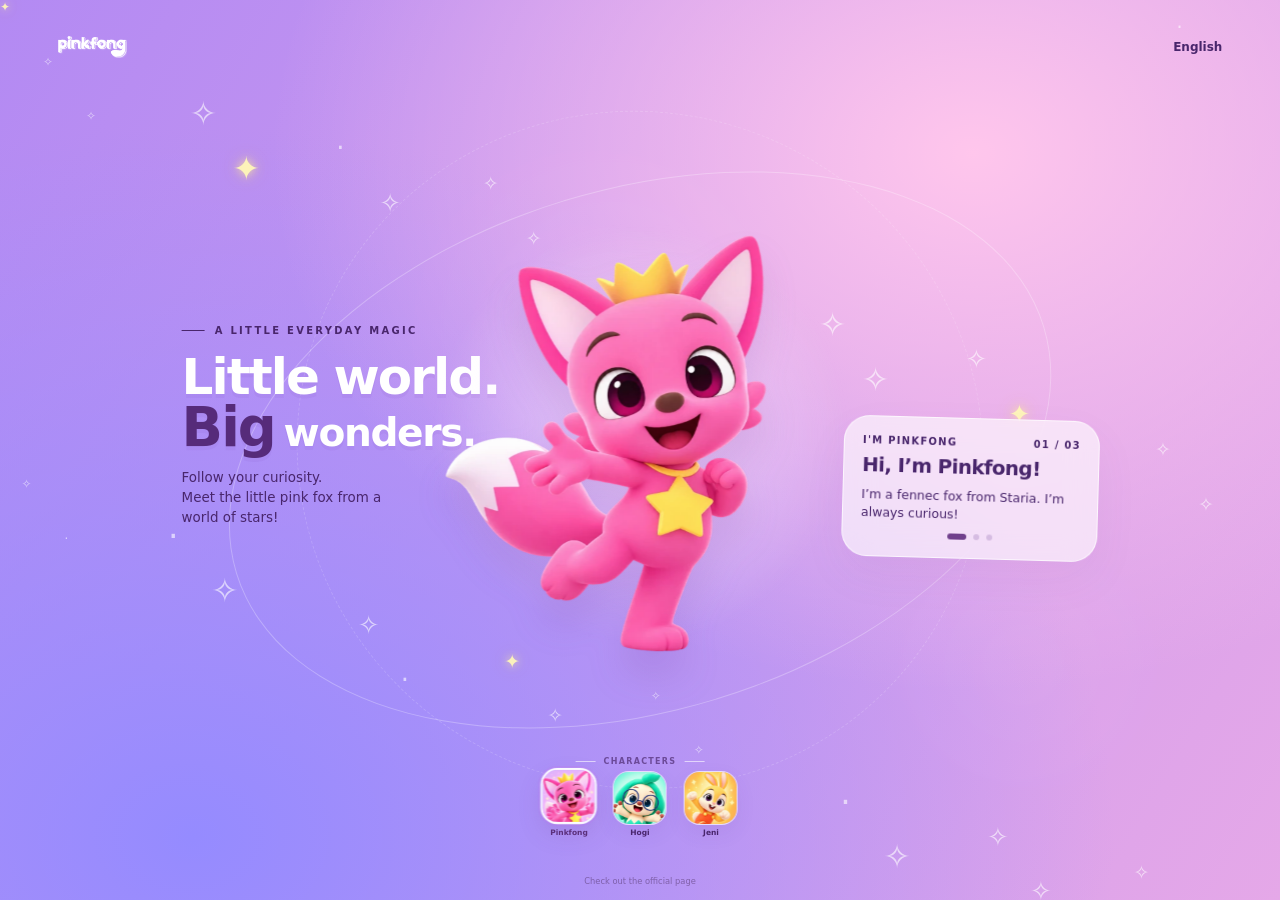
<file: index.html>
<!DOCTYPE html>
<!-- Static version: open/deploy this index.html directly. No PHP or build step required. -->
<html lang="id">
    <head>
        <meta charset="utf-8">
        <meta content="width=device-width, initial-scale=1, viewport-fit=cover" name="viewport">
        <meta content="light" name="color-scheme">
        <title>Pinkfong: Rubah Fennec dari Staria | Fan Page</title>
        <meta
            content="Kenalan dengan Pinkfong, rubah fennec dari Staria yang selalu penasaran, punya kekuatan sihir, dan suka membantu teman-temannya di Wonderville."
            name="description">
        <meta
            content="index, follow, max-image-preview:large, max-snippet:-1, max-video-preview:-1"
            name="robots">
        <meta content="#9d72ec" name="theme-color">
        <link
            rel="preload"
            as="image"
            href="assets/pinkfong-loader-peek.webp"
            type="image/webp"
            fetchpriority="high">
        <!-- Critical loader styles are inline so the loading screen can paint immediately. -->
        <!-- ====================================================================== -->
        <!-- Critical first paint: keep inline to prevent refresh white flash -->
        <!-- ====================================================================== -->
        <style id="critical-loader-style">
            /* Inline on purpose: prevents a white flash before the main CSS arrives. */
            html {
                min-height: 100%;
                margin: 0;
                background:
                    radial-gradient(ellipse at 76% 17%, #ffc6ec 0, transparent 51%),
                    radial-gradient(ellipse at 15% 93%, #958bff 0, transparent 60%),
                    linear-gradient(120deg, #b38af3, #e5a8e8);
                color-scheme: light;
            }

            body {
                min-height: 100%;
                margin: 0;
                background: transparent;
            }

            body.app-loading {
                overflow: hidden;
            }
            body.app-loading .world {
                opacity: 0;
                visibility: hidden;
            }
            body.app-ready .world {
                opacity: 1;
                visibility: visible;
            }
            .world {
                transition: opacity .62s cubic-bezier(.22,.61,.36,1);
            }

            #site-loader {
                position: fixed;
                inset: 0;
                z-index: 2147483647;
                display: grid;
                place-items: center;
                background:
                    radial-gradient(ellipse at 76% 17%, #ffc6ec 0, transparent 51%),
                    radial-gradient(ellipse at 15% 93%, #958bff 0, transparent 60%),
                    linear-gradient(120deg, #b38af3, #e5a8e8);
                opacity: 1;
                visibility: visible;
                transition: opacity .62s cubic-bezier(.22,.61,.36,1), visibility .62s linear;
            }

            #site-loader.is-leaving {
                opacity: 0;
                visibility: hidden;
                pointer-events: none;
            }

            .site-loader-inner {
                display: flex;
                flex-direction: column;
                align-items: center;
                gap: 12px;
                transform: translateY(-1vh);
            }

            .site-loader-peek-wrap {
                width: clamp(210px, 27vw, 280px);
                filter: drop-shadow(0 18px 24px rgba(93,42,121,.18));
            }

            .site-loader-peek,
            .site-loader-peek img {
                display: block;
                width: 100%;
            }

            .site-loader-peek img {
                height: auto;
            }

            .site-loader-dots {
                display: flex;
                gap: 7px;
                align-items: center;
                justify-content: center;
                height: 12px;
            }

            .site-loader-dots i {
                width: 6px;
                height: 6px;
                border-radius: 50%;
                background: #643d91;
                animation: pf-loader-bounce .85s ease-in-out infinite alternate;
            }

            .site-loader-dots i:nth-child(2) {
                animation-delay: .12s;
            }
            .site-loader-dots i:nth-child(3) {
                animation-delay: .24s;
            }

            @keyframes pf-loader-bounce {
                from {
                    transform: translateY(2px) scale(.78);
                    opacity: .55;
                }
                to {
                    transform: translateY(-4px) scale(1);
                    opacity: 1;
                }
            }

            @media (max-width: 1024px) {
                .site-loader-peek-wrap {
                    width: clamp(190px, 31vw, 245px);
                }
            }

            @media (max-width: 640px) {
                .site-loader-peek-wrap {
                    width: clamp(165px, 44vw, 215px);
                }
            }

            @media (prefers-reduced-motion: reduce) {
                .site-loader-dots i {
                    animation: none;
                }
            }
        </style>
        <script>
            (() => {
                // Use the same loader timing for every visitor.
                // Once critical resources are ready, keep the loader for 1 second,
                // then fade it out smoothly.
                const EXIT_HOLD_MS = 1000;
                const EXIT_TRANSITION_MS = 620;
                const FAILSAFE_MS = 7000;

                const ready = { css: false, hero: false, app: false, locale: false };
                let finished = false;
                let exitScheduled = false;

                function finishLoader() {
                    if (finished) return;
                    if (!document.body) {
                        document.addEventListener("DOMContentLoaded", finishLoader, { once: true });
                        return;
                    }

                    finished = true;
                    const loader = document.getElementById("site-loader");
                    document.body.classList.remove("app-loading");
                    document.body.classList.add("app-ready");

                    if (loader) {
                        loader.classList.add("is-leaving");
                        window.setTimeout(() => loader.remove(), EXIT_TRANSITION_MS + 40);
                    }
                }

                function scheduleExit() {
                    if (exitScheduled || finished) return;
                    exitScheduled = true;
                    window.setTimeout(finishLoader, EXIT_HOLD_MS);
                }

                window.__pinkfongAssetReady = (key) => {
                    if (key in ready) ready[key] = true;
                    if (ready.css && ready.hero && ready.app && ready.locale) {
                        scheduleExit();
                    }
                };

                // Never leave the page trapped behind the loader.
                window.setTimeout(finishLoader, FAILSAFE_MS);
            })();
        </script>
        <!-- ====================================================================== -->
        <!-- SEO / social metadata -->
        <!-- ====================================================================== -->
        <!-- Search + social metadata -->
        <link href="https://pinkfong.my.id/" rel="canonical">
        <link href="https://pinkfong.my.id/en/" hreflang="x-default" rel="alternate">
        <link href="https://pinkfong.my.id/sitemap.xml" rel="sitemap" type="application/xml">
        <meta content="website" property="og:type">
        <meta content="Pinkfong Fan Page" property="og:site_name">
        <meta content="Pinkfong: Rubah Fennec dari Staria | Fan Page" property="og:title">
        <meta
            content="Kenalan dengan Pinkfong, rubah fennec dari Staria yang selalu penasaran, punya kekuatan sihir, dan suka membantu teman-temannya di Wonderville."
            property="og:description">
        <meta content="https://pinkfong.my.id/" property="og:url">
        <meta content="id_ID" property="og:locale">
        <meta content="en_US" property="og:locale:alternate">
        <meta content="ko_KR" property="og:locale:alternate">
        <meta content="ja_JP" property="og:locale:alternate">
        <meta content="zh_CN" property="og:locale:alternate">
        <meta content="https://pinkfong.my.id/assets/pinkfong-share.webp" property="og:image">
        <link href="https://pinkfong.my.id/assets/pinkfong-share.webp" rel="image_src">
        <meta content="https://pinkfong.my.id/assets/pinkfong-share.webp" property="og:image:secure_url">
        <meta content="https://pinkfong.my.id/assets/pinkfong-share.webp" property="og:image:url">
        <meta content="image/webp" property="og:image:type">
        <meta content="1200" property="og:image:width">
        <meta content="630" property="og:image:height">
        <meta
            content="Pinkfong mengintip sambil tersenyum pada latar ungu dan merah muda dengan orbit tipis dan bintang lembut."
            property="og:image:alt">
        <meta content="summary_large_image" name="twitter:card">
        <meta content="Pinkfong: Rubah Fennec dari Staria | Fan Page" name="twitter:title">
        <meta
            content="Kenalan dengan Pinkfong, rubah fennec dari Staria yang selalu penasaran, punya kekuatan sihir, dan suka membantu teman-temannya di Wonderville."
            name="twitter:description">
        <meta content="https://pinkfong.my.id/assets/pinkfong-share.webp" name="twitter:image">
        <meta
            content="Pinkfong mengintip sambil tersenyum pada latar ungu dan merah muda dengan orbit tipis dan bintang lembut."
            name="twitter:image:alt">
        <link
            href="favicon.png"
            rel="icon"
            sizes="192x192"
            type="image/png">
        <link href="favicon.ico" rel="shortcut icon" type="image/x-icon">
        <link href="assets/apple-touch-icon.png" rel="apple-touch-icon" sizes="180x180">
        <link href="site.webmanifest" rel="manifest">
        <script type="application/ld+json">
{
    "@context": "https://schema.org",
    "@graph": [
        {
            "@type": "WebSite",
            "@id": "https://pinkfong.my.id/#website",
            "url": "https://pinkfong.my.id/",
            "name": "Pinkfong Fan Page",
            "alternateName": "Pinkfong — Dunia Kecil, Keajaiban Besar",
            "inLanguage": [
                "id-ID",
                "en",
                "ko",
                "ja",
                "zh-CN"
            ]
        },
        {
            "@type": "WebPage",
            "@id": "https://pinkfong.my.id/#webpage",
            "url": "https://pinkfong.my.id/",
            "name": "Pinkfong: Rubah Fennec dari Staria | Fan Page",
            "description": "Kenalan dengan Pinkfong, rubah fennec dari Staria yang selalu penasaran, punya kekuatan sihir, dan suka membantu teman-temannya di Wonderville.",
            "isPartOf": {
                "@id": "https://pinkfong.my.id/#website"
            },
            "image": {
                "@id": "https://pinkfong.my.id/#primaryimage"
            },
            "about": {
                "@id": "https://pinkfong.my.id/#pinkfong"
            },
            "isBasedOn": "https://www.pinkfong.com/en/characters",
            "inLanguage": "id",
            "isFamilyFriendly": true
        },
        {
            "@type": "ImageObject",
            "@id": "https://pinkfong.my.id/#primaryimage",
            "url": "https://pinkfong.my.id/assets/pinkfong-share.webp",
            "contentUrl": "https://pinkfong.my.id/assets/pinkfong-share.webp",
            "width": 1200,
            "height": 630
        },
        {
            "@type": "Thing",
            "@id": "https://pinkfong.my.id/#pinkfong",
            "name": "Pinkfong",
            "sameAs": "https://www.pinkfong.com/en/characters"
        }
    ]
}        </script>
        <!-- ====================================================================== -->
        <!-- Application stylesheet -->
        <!-- ====================================================================== -->
        <!-- Main stylesheet. Loader stays visible until this file is ready. -->
        <link
            id="main-stylesheet"
            rel="stylesheet"
            href="css/style.css"
            onload="window.__pinkfongAssetReady?.('css')"
            onerror="window.__pinkfongAssetReady?.('css')">
    </head>
    <body class="app-loading">
        <!-- ====================================================================== -->
        <!-- Loading screen -->
        <!-- ====================================================================== -->
        <div aria-label="Loading Pinkfong" id="site-loader" role="status">
            <div class="site-loader-inner">
                <div class="site-loader-peek-wrap" aria-hidden="true">
                    <div class="site-loader-peek">
                        <img
                            src="assets/pinkfong-loader-peek.webp"
                            alt=""
                            loading="eager"
                            decoding="async"
                            fetchpriority="high"
                            width="320"
                            height="256">
                    </div>
                </div>
                <div aria-hidden="true" class="site-loader-dots">
                    <i></i>
                    <i></i>
                    <i></i>
                </div>
            </div>
        </div>
        <!-- ====================================================================== -->
        <!-- Page -->
        <!-- ====================================================================== -->
        <div class="world">
            <div aria-hidden="true" class="sky" id="sky">
                <div class="orbit"></div>
                <div class="orbit two"></div>
            </div>
            <!-- Header -->
            <header>
                <a aria-label="Pinkfong fan page" class="brand" href="./index.html">
                    <img
                        src="assets/pinkfong-wordmark-white.webp"
                        data-dark-src="assets/pinkfong-wordmark-white.webp"
                        data-bright-src="assets/pinkfong-wordmark-white.webp"
                        alt="Pinkfong"
                        class="brand-image brand-theme-sync"
                        loading="eager"
                        decoding="async"
                        width="320"
                        height="96">
                </a>
                <label class="sr-only" for="language">Bahasa</label>
                <select aria-label="Bahasa" class="language" id="language">
                    <option
                        value="id"
                        selected>Bahasa Indonesia</option>
                    <option
                        value="en"
                        >English</option>
                    <option
                        value="ko"
                        >한국어</option>
                    <option
                        value="ja"
                        >日本語</option>
                    <option
                        value="zh"
                        >简体中文</option>
                </select>
            </header>
            <!-- Main composition -->
            <main class="main" id="main-content">
                <!-- Intro / headline -->
                <section aria-labelledby="headline" class="intro">
                    <div class="eyebrow" id="eyebrow">Sepotong keajaiban</div>
                    <h1 id="headline"><span class="headline-line headline-lead">Dunia kecil.</span><br><span class="headline-line headline-emphasis"><em>Keajaiban</em> <span class="headline-secondary">besar.</span></span></h1>
                    <p id="intro-text">Ikuti rasa ingin tahumu.<br>Yuk, kenalan dengan si rubah pink dari negeri bintang!</p>
                </section>
                <!-- Character -->
                <figure class="character">
                    <div aria-hidden="true" class="halo"></div>
                    <button
                        aria-label="Cerita berikutnya — Pinkfong"
                        class="fox"
                        id="fox"
                        type="button">
                        <img
                            alt="Pinkfong melambaikan tangan untuk menyapa."
                            decoding="async"
                            draggable="false"
                            fetchpriority="high"
                            height="724"
                            onerror="window.__pinkfongAssetReady?.('hero')"
                            onload="window.__pinkfongAssetReady?.('hero')"
                            src="assets/pinkfong-pose-01.webp"
                            width="724">
                    </button>
                    <figcaption aria-hidden="true" class="hello" id="hello">Hai, apa kabar!</figcaption>
                </figure>
                <!-- Character switcher -->
                <nav aria-label="Karakter" class="character-switcher">
                    <span class="character-switcher-label" id="character-switcher-label">Karakter</span>
                    <div class="character-options">
                        <button aria-current="true" aria-label="Pinkfong" class="character-option is-active" data-character="pinkfong" type="button">
                            <span class="character-avatar" aria-hidden="true">
                                <img alt="" decoding="async" loading="lazy" src="assets/character-pinkfong.webp">
                            </span>
                            <span class="character-name">Pinkfong</span>
                        </button>
                        <button aria-label="Hogi" class="character-option" data-character="hogi" type="button">
                            <span class="character-avatar" aria-hidden="true">
                                <img alt="" decoding="async" loading="lazy" src="assets/character-hogi.webp">
                            </span>
                            <span class="character-name">Hogi</span>
                        </button>
                        <button aria-label="Jeni" class="character-option" data-character="jeni" type="button">
                            <span class="character-avatar" aria-hidden="true">
                                <img alt="" decoding="async" loading="lazy" src="assets/character-jeni.webp">
                            </span>
                            <span class="character-name">Jeni</span>
                        </button>
                    </div>
                </nav>
                <!-- Story card -->
                <section
                    aria-atomic="true"
                    aria-labelledby="title"
                    aria-live="polite"
                    class="fact"
                    id="story-panel"
                    role="region">
                    <div class="fact-top">
                        <span id="category">Aku Pinkfong</span>
                        <span id="number">01 / 03</span>
                    </div>
                    <h2 id="title">Halo, aku Pinkfong!</h2>
                    <p id="description">Aku rubah fennec dari Staria. Aku selalu penasaran!</p>
                    <div aria-label="Posisi cerita" class="paging">
                        <div aria-hidden="true" class="dots">
                            <i class="active"></i>
                            <i></i>
                            <i></i>
                        </div>
                    </div>
                </section>
            </main>
            <!-- Footer -->
            <footer class="bottom">
                <a
                    class="source"
                    href="https://www.pinkfong.com/"
                    rel="noopener noreferrer external"
                    target="_blank">Check out the official page</a>
            </footer>
        </div>
        <!-- ====================================================================== -->
        <!-- Static runtime data -->
        <!-- ====================================================================== -->
        <script src="js/content.js"></script>
        <script>
            (() => {
                const supported = new Set(["id", "en", "ko", "ja", "zh"]);
                let language = "id";

                try {
                    const saved = localStorage.getItem("pinkfong-language-choice");
                    if (supported.has(saved)) {
                        language = saved;
                    } else {
                        const browserLanguage = String(navigator.language || "id")
                            .toLowerCase()
                            .split(/[-_]/)[0];

                        if (supported.has(browserLanguage)) {
                            language = browserLanguage;
                        }
                    }
                } catch (_) {
                    // Local storage can be unavailable in strict/private browsing.
                }

                window.PINKFONG_PAGE_LANG = language;
                window.__pinkfongAssetReady?.("locale");
            })();
        </script>
        <script src="js/app.js"></script>
    </body>
</html>
</file>
<file: css/style.css>
/*
 * Pinkfong Fan Page — production stylesheet
 * -----------------------------------------
 * Layout contract:
 *   1. Landscape            = desktop-style horizontal composition.
 *   2. Portrait < 700px     = phone stacked composition.
 *   3. Portrait 700–1100px  = tablet/iPad stacked composition.
 *   4. Portrait > 1100px    = wide desktop-style composition.
 *
 * Keep new responsive changes inside the matching section below. Avoid adding
 * one-off device/model breakpoints unless there is a reproducible layout issue.
 */

:root {
    --ink: #49266c;
    --ink-strong: #562b7a;
    --card: rgba(255, 255, 255, 0.62);
    --card-border: rgba(255, 255, 255, 0.7);
    --page-left: #b38af3;
    --page-mid: #e5a8e8;
    --page-blue: #958bff;
    --page-pink: #ffc6ec;
    --ease-out: cubic-bezier(.22, .72, .2, 1);
}

/* -------------------------------------------------------------------------- */
/* Base                                                                       */
/* -------------------------------------------------------------------------- */

* {
    box-sizing: border-box;
}

html,
body {
    width: 100%;
    height: 100%;
    margin: 0;
    overflow: hidden;
}

body {
    color: var(--ink);
    background: transparent;
    font-family: ui-rounded, "Arial Rounded MT Bold", "Trebuchet MS", system-ui, sans-serif;
}

button,
a,
select {
    -webkit-tap-highlight-color: transparent;
}

button,
select {
    font: inherit;
}

button {
    cursor: pointer;
}

a {
    color: inherit;
}

button:focus-visible,
a:focus-visible,
select:focus-visible {
    outline: 3px solid #663792;
    outline-offset: 4px;
}

.sr-only {
    position: absolute;
    width: 1px;
    height: 1px;
    padding: 0;
    margin: -1px;
    overflow: hidden;
    clip: rect(0, 0, 0, 0);
    white-space: nowrap;
    border: 0;
}

/* -------------------------------------------------------------------------- */
/* Canvas / background                                                        */
/* -------------------------------------------------------------------------- */

.world {
    position: relative;
    isolation: isolate;
    width: 100%;
    height: 100svh;
    height: 100dvh;
    overflow: hidden;
    background:
        radial-gradient(ellipse at 76% 17%, var(--page-pink) 0, transparent 51%),
        radial-gradient(ellipse at 15% 93%, var(--page-blue) 0, transparent 60%),
        linear-gradient(120deg, var(--page-left), var(--page-mid));
}

.sky {
    position: absolute;
    inset: 0;
    overflow: hidden;
    pointer-events: none;
}

.sky::before,
.sky::after {
    content: "";
    position: absolute;
    border-radius: 50%;
    filter: blur(32px);
    opacity: .34;
    mix-blend-mode: soft-light;
    animation: aurora-drift 14s ease-in-out infinite alternate;
}

.sky::before {
    left: 31%;
    top: 12%;
    width: min(34vw, 520px);
    aspect-ratio: 1;
    background: radial-gradient(circle, rgba(255, 255, 255, .58), rgba(255, 160, 222, .18) 46%, transparent 72%);
}

.sky::after {
    right: 5%;
    bottom: 5%;
    width: min(30vw, 460px);
    aspect-ratio: 1;
    background: radial-gradient(circle, rgba(212, 198, 255, .55), rgba(158, 124, 255, .14) 48%, transparent 72%);
    animation-delay: -7s;
}

@keyframes aurora-drift {
    from {
        transform: translate3d(-1.5%, 1%, 0) scale(.96);
    }
    to {
        transform: translate3d(2%, -1.5%, 0) scale(1.05);
    }
}

.orbit {
    position: absolute;
    left: 50%;
    top: 50%;
    width: min(66vw, 870px);
    height: 58%;
    border: 1px solid rgba(255, 255, 255, .27);
    border-radius: 50%;
    transform: translate(-50%, -50%) rotate(-17deg);
    animation: orbit-drift-one 34s ease-in-out infinite alternate;
}

.orbit.two {
    width: min(55vw, 690px);
    height: 75%;
    border-style: dashed;
    opacity: .6;
    transform: translate(-50%, -50%) rotate(28deg);
    animation: orbit-drift-two 42s ease-in-out infinite alternate;
}

@keyframes orbit-drift-one {
    from {
        transform: translate(-50%, -50%) rotate(-17deg) scale(1);
    }
    to {
        transform: translate(-50%, -50%) rotate(-12deg) scale(1.025);
    }
}

@keyframes orbit-drift-two {
    from {
        transform: translate(-50%, -50%) rotate(28deg) scale(1);
    }
    to {
        transform: translate(-50%, -50%) rotate(22deg) scale(.98);
    }
}

.twinkle {
    position: absolute;
    color: rgba(255, 255, 255, .6);
    animation: twinkle 4s ease-in-out infinite;
}

.twinkle.is-accent {
    color: rgba(255, 247, 184, .92);
    text-shadow:
        0 0 8px rgba(255, 239, 151, .75),
        0 0 18px rgba(255, 221, 93, .42);
    animation-duration: 3.2s;
}

@keyframes twinkle {
    50% {
        opacity: .25;
        transform: scale(.7);
    }
}

/* -------------------------------------------------------------------------- */
/* Header                                                                     */
/* -------------------------------------------------------------------------- */

header {
    position: absolute;
    z-index: 20;
    top: 0;
    left: 0;
    width: 100%;
    height: 90px;
    padding: 24px 4.5%;
    display: flex;
    align-items: center;
    justify-content: space-between;
    pointer-events: none;
}

header > * {
    pointer-events: auto;
}

.brand {
    display: inline-flex;
    align-items: center;
    color: inherit;
    text-decoration: none;
    line-height: 1;
}

.brand-image {
    display: block;
    width: auto;
    height: 28px;
    max-width: none;
    object-fit: contain;
}

.brand-theme-sync {
    transition: opacity .12s ease;
}

.language {
    max-width: 180px;
    padding: 6px 0;
    border: 0;
    outline: 0;
    background: transparent;
    appearance: none;
    color: var(--ink);
    font-size: 12px;
    font-weight: 700;
    text-align: right;
    cursor: pointer;
}

/* -------------------------------------------------------------------------- */
/* Shared content                                                             */
/* -------------------------------------------------------------------------- */

.main {
    position: absolute;
    inset: 90px 4.5% 72px;
}

.intro {
    z-index: 2;
}

.eyebrow {
    display: flex;
    align-items: center;
    gap: 10px;
    font-size: 12px;
    font-weight: 700;
    letter-spacing: 3px;
    text-transform: uppercase;
}

.eyebrow::before {
    content: "";
    width: 24px;
    height: 1px;
    flex: none;
    background: currentColor;
}

#headline {
    margin: 16px 0 14px;
    color: #fff;
    font-size: clamp(38px, 5vw, 72px);
    font-weight: 900;
    line-height: .98;
    letter-spacing: -2.6px;
    text-shadow: 0 4px 0 rgba(140, 90, 196, .11);
}

#headline .headline-line {
    display: inline-flex;
    align-items: baseline;
    white-space: nowrap;
}

#headline .headline-lead {
    font-size: .92em;
    color: #fff;
}

#headline .headline-emphasis {
    gap: .16em;
}

#headline .headline-emphasis em {
    color: var(--ink-strong);
    font-style: normal;
}

#headline .headline-secondary {
    color: #fff;
    font-size: .72em;
    font-weight: 900;
    letter-spacing: -.035em;
}

:lang(ko) #headline,
:lang(ja) #headline,
:lang(zh) #headline {
    font-size: clamp(36px, 4.65vw, 67px);
    letter-spacing: -1.5px;
}

.intro p {
    max-width: 270px;
    margin: 0;
    font-size: 16px;
    line-height: 1.65;
}

/* -------------------------------------------------------------------------- */
/* Character                                                                  */
/* -------------------------------------------------------------------------- */

.character {
    position: absolute;
    z-index: 3;
    display: flex;
    align-items: center;
    justify-content: center;
    margin: 0;
}

.halo {
    position: absolute;
    width: 94%;
    aspect-ratio: 1;
    border-radius: 50%;
    background: radial-gradient(circle, rgba(255, 237, 255, .55), transparent 68%);
    filter: blur(5px);
    pointer-events: none;
}

.fox {
    position: relative;
    display: block;
    width: 100%;
    height: 100%;
    padding: 0;
    border: 0;
    background: none;
    filter: drop-shadow(0 25px 17px rgba(118, 62, 154, .15));
    animation: float 5s ease-in-out infinite;
    touch-action: pan-y;
}

@keyframes float {
    50% {
        transform: translateY(-16px) rotate(-2deg);
    }
}

.pose-frame {
    --pose-slide-distance: clamp(48px, 6vw, 88px);
    display: block;
    width: 100%;
    height: 100%;
    opacity: 1;
    transform: translate3d(0, 0, 0) scale(1);
    transition: opacity .22s ease, transform .28s var(--ease-out);
    will-change: opacity, transform;
}

.pose-frame img {
    display: block;
    width: 100%;
    height: 100%;
    object-fit: contain;
    object-position: 50% 50%;
    pointer-events: none;
    user-select: none;
}

.pose-frame.pose-no-transition {
    transition: none;
}
.pose-frame.pose-exit-next {
    opacity: 0;
    transform: translate3d(calc(var(--pose-slide-distance) * -1), 0, 0) scale(.985);
}
.pose-frame.pose-enter-next {
    opacity: 0;
    transform: translate3d(var(--pose-slide-distance), 0, 0) scale(.985);
}
.pose-frame.pose-exit-prev {
    opacity: 0;
    transform: translate3d(var(--pose-slide-distance), 0, 0) scale(.985);
}
.pose-frame.pose-enter-prev {
    opacity: 0;
    transform: translate3d(calc(var(--pose-slide-distance) * -1), 0, 0) scale(.985);
}

/* -------------------------------------------------------------------------- */
/* Speech popup                                                               */
/* -------------------------------------------------------------------------- */

.hello {
    position: absolute;
    z-index: 8;
    top: 10%;
    right: -2%;
    max-width: 180px;
    padding: 10px 14px;
    border-radius: 20px;
    background: rgba(255, 255, 255, .62);
    backdrop-filter: blur(10px);
    font-size: 12px;
    font-weight: 700;
    line-height: 1.25;
    white-space: normal;
    text-align: center;
    opacity: 0;
    visibility: hidden;
    pointer-events: none;
    transform-origin: 12% 100%;
    will-change: transform, opacity;
}

.hello::after {
    content: "";
    position: absolute;
    left: 12px;
    bottom: -6px;
    width: 0;
    height: 0;
    border-left: 7px solid transparent;
    border-right: 2px solid transparent;
    border-top: 8px solid rgba(255, 255, 255, .6);
    transform: rotate(10deg);
    transform-origin: top left;
}

.hello.is-visible {
    visibility: visible;
    animation: speech-pop-in .36s cubic-bezier(.2, 1.35, .45, 1) both;
}

.hello.is-hiding {
    visibility: visible;
    animation: speech-pop-out .22s cubic-bezier(.55, .05, .7, .35) both;
}

.hello[data-story="1"],
.hello[data-story="2"] {
    left: -5%;
    right: auto;
    transform-origin: 88% 100%;
}

.hello[data-story="1"] {
    top: 9%;
}
.hello[data-story="2"] {
    top: 12%;
}

.hello[data-story="1"]::after,
.hello[data-story="2"]::after {
    left: auto;
    right: 12px;
    border-left: 2px solid transparent;
    border-right: 7px solid transparent;
    transform: rotate(-10deg);
    transform-origin: top right;
}

.hello[data-story="1"].is-visible,
.hello[data-story="2"].is-visible {
    animation-name: speech-pop-in-left;
}

.hello[data-story="1"].is-hiding,
.hello[data-story="2"].is-hiding {
    animation-name: speech-pop-out-left;
}

@keyframes speech-pop-in {
    0% {
        opacity: 0;
        transform: translate(-16px, 13px) rotate(-2deg) scale(.58);
    }
    62% {
        opacity: 1;
        transform: translate(2px, -2px) rotate(8deg) scale(1.06);
    }
    100% {
        opacity: 1;
        transform: translate(0, 0) rotate(7deg) scale(1);
    }
}

@keyframes speech-pop-out {
    from {
        opacity: 1;
        transform: translate(0, 0) rotate(7deg) scale(1);
    }
    to {
        opacity: 0;
        transform: translate(-11px, 9px) rotate(1deg) scale(.72);
    }
}

@keyframes speech-pop-in-left {
    0% {
        opacity: 0;
        transform: translate(16px, 13px) rotate(2deg) scale(.58);
    }
    62% {
        opacity: 1;
        transform: translate(-2px, -2px) rotate(-7deg) scale(1.06);
    }
    100% {
        opacity: 1;
        transform: translate(0, 0) rotate(-6deg) scale(1);
    }
}

@keyframes speech-pop-out-left {
    from {
        opacity: 1;
        transform: translate(0, 0) rotate(-6deg) scale(1);
    }
    to {
        opacity: 0;
        transform: translate(11px, 9px) rotate(-1deg) scale(.72);
    }
}

/* -------------------------------------------------------------------------- */
/* Story card                                                                 */
/* -------------------------------------------------------------------------- */

.fact {
    position: absolute;
    z-index: 6;
    height: auto;
    min-height: 0;
    overflow: visible;
    padding: 18px 20px;
    border: 1px solid var(--card-border);
    border-radius: 26px;
    background: var(--card);
    box-shadow: 0 18px 45px rgba(102, 60, 152, .06);
    backdrop-filter: blur(16px);
    transform-origin: center;
}

.fact-top {
    display: flex;
    align-items: center;
    justify-content: space-between;
    gap: 12px;
    margin-bottom: 8px;
    font-size: 10px;
    font-weight: 700;
    line-height: 1.15;
    letter-spacing: 1.4px;
    text-transform: uppercase;
}

.fact h2 {
    margin: 0 0 8px;
    font-size: 22px;
    line-height: 1.08;
    letter-spacing: -.6px;
}

.fact p {
    margin: 0;
    font-size: 14px;
    line-height: 1.45;
}

.paging {
    display: flex;
    align-items: center;
    justify-content: center;
    margin-top: 12px;
}

.dots {
    display: flex;
    align-items: center;
    gap: 7px;
}

.dots i {
    width: 6px;
    height: 6px;
    border-radius: 50%;
    background: rgba(138, 97, 169, .28);
}

.dots i.active {
    width: 19px;
    border-radius: 10px;
    background: #70408c;
}

/* Card navigation is created by JS. */
.story-arrows {
    position: absolute;
    z-index: 8;
    inset: 0;
    pointer-events: none;
}

.story-arrow {
    position: absolute;
    top: 50%;
    display: grid;
    place-items: center;
    width: 38px;
    height: 38px;
    padding: 0;
    border: 1px solid rgba(255, 255, 255, .72);
    border-radius: 50%;
    background: #fffdf0;
    color: #603780;
    box-shadow: 0 10px 26px rgba(102, 60, 152, .16);
    backdrop-filter: blur(12px);
    opacity: 0;
    pointer-events: none;
    transition: opacity .18s ease, transform .22s var(--ease-out), background-color .18s ease;
}

.story-arrow-prev {
    left: -19px;
    transform: translate(-7px, -50%) scale(.92);
}
.story-arrow-next {
    right: -19px;
    transform: translate(7px, -50%) scale(.92);
}

.story-chevron {
    display: block;
    width: 9px;
    height: 9px;
    border-right: 2px solid currentColor;
    border-bottom: 2px solid currentColor;
}

.story-arrow-prev .story-chevron {
    transform: translateX(2px) rotate(135deg);
}
.story-arrow-next .story-chevron {
    transform: translateX(-2px) rotate(-45deg);
}

@media (hover: hover) and (pointer: fine) {
    .fact:hover .story-arrow,
    .fact:focus-within .story-arrow {
        opacity: 1;
        pointer-events: auto;
    }

    .fact:hover .story-arrow-prev,
    .fact:focus-within .story-arrow-prev,
    .fact:hover .story-arrow-next,
    .fact:focus-within .story-arrow-next {
        transform: translate(0, -50%) scale(1);
    }

    .story-arrow:hover {
        background: #fff;
    }
}

.story-arrow:focus-visible {
    opacity: 1;
    pointer-events: auto;
}

/* -------------------------------------------------------------------------- */
/* Character switcher                                                         */
/* -------------------------------------------------------------------------- */

.character-switcher {
    position: absolute;
    z-index: 7;
    left: 50%;
    display: flex;
    flex-direction: column;
    align-items: center;
    gap: 5px;
    transform: translateX(-50%);
}

.character-switcher-label {
    display: flex;
    align-items: center;
    gap: 8px;
    color: rgba(73, 38, 108, .68);
    font-size: 8px;
    font-weight: 800;
    line-height: 1;
    letter-spacing: 1.3px;
    text-transform: uppercase;
}

.character-switcher-label::before,
.character-switcher-label::after {
    content: "";
    width: 20px;
    height: 1px;
    background: rgba(255, 255, 255, .6);
}

.character-options {
    display: flex;
    align-items: flex-start;
    justify-content: center;
    gap: 8px;
}

.character-option {
    position: relative;
    width: 54px;
    padding: 0;
    border: 0;
    background: transparent;
    color: var(--ink);
    font: inherit;
    cursor: pointer;
}

.character-avatar {
    position: relative;
    width: 48px;
    height: 48px;
    margin: 0 auto;
    display: grid;
    place-items: center;
    overflow: hidden;
    border: 1px solid rgba(255, 255, 255, .54);
    border-radius: 15px;
    background: rgba(255, 255, 255, .28);
    box-shadow: 0 8px 20px rgba(91, 54, 137, .08);
    backdrop-filter: blur(10px);
    transition:
        transform .22s var(--ease-out),
        box-shadow .22s ease,
        border-color .22s ease,
        opacity .22s ease;
}

.character-avatar img {
    width: 100%;
    height: 100%;
    display: block;
    object-fit: contain;
    transform: scale(1.04);
}

.character-avatar-placeholder {
    width: 100%;
    height: 100%;
    display: grid;
    place-items: center;
    background:
        radial-gradient(circle at 35% 28%, rgba(255, 255, 255, .72), transparent 30%),
        linear-gradient(145deg, rgba(255, 203, 233, .7), rgba(193, 182, 255, .62));
    color: rgba(73, 38, 108, .62);
    font-size: 11px;
    font-weight: 900;
    letter-spacing: -.3px;
}

.character-name {
    display: block;
    margin-top: 4px;
    overflow: hidden;
    font-size: 7.5px;
    font-weight: 700;
    line-height: 1.1;
    white-space: nowrap;
    text-align: center;
    text-overflow: ellipsis;
}

.character-option.is-active .character-avatar {
    border: 2px solid rgba(255, 255, 255, .95);
    box-shadow:
        0 0 0 2px rgba(196, 112, 236, .22),
        0 10px 24px rgba(112, 64, 140, .15);
    transform: translateY(-2px) scale(1.04);
}

.character-option.is-active .character-name {
    color: #5a2f7b;
    font-weight: 900;
}

.character-option.is-upcoming {
    cursor: default;
    opacity: .58;
}

.character-option.is-upcoming .character-avatar::after {
    content: "";
    position: absolute;
    right: 5px;
    bottom: 5px;
    width: 6px;
    height: 6px;
    border: 1px solid rgba(255, 255, 255, .8);
    border-radius: 50%;
    background: rgba(101, 65, 136, .58);
}

@media (hover: hover) and (pointer: fine) {
    .character-option:not(:disabled):hover .character-avatar {
        transform: translateY(-3px) scale(1.04);
        box-shadow: 0 12px 26px rgba(91, 54, 137, .15);
    }
}

/* -------------------------------------------------------------------------- */
/* Footer                                                                     */
/* -------------------------------------------------------------------------- */

.bottom {
    position: absolute;
    z-index: 20;
    left: 4.5%;
    right: 4.5%;
    bottom: 12px;
    display: flex;
    justify-content: center;
}

.source {
    color: rgba(89, 58, 116, .58);
    font-size: 9px;
    line-height: 1.4;
    text-decoration: none;
}

.source:hover {
    text-decoration: underline;
}

/* -------------------------------------------------------------------------- */
/* Landscape — desktop-style layout                                           */
/* -------------------------------------------------------------------------- */

@media (orientation: landscape) {
    header {
        height: clamp(44px, 9.5vh, 78px);
        padding: clamp(10px, 2.2vh, 20px) 4.5% 4px;
    }

    .brand-image {
        height: clamp(20px, 2.5vh, 28px);
    }
    .language {
        font-size: clamp(9px, 1vw, 12px);
    }

    .main {
        inset: clamp(48px, 9.5vh, 82px) 4.5% clamp(28px, 7vh, 60px);
    }

    .intro {
        position: absolute;
        left: 12%;
        top: 41.5%;
        width: 34%;
        transform: translateY(-50%);
        text-align: left;
        z-index: 2;
    }

    .eyebrow {
        justify-content: flex-start;
        font-size: clamp(7px, .78vw, 12px);
        letter-spacing: clamp(1.2px, .18vw, 3px);
    }

    .eyebrow::before {
        width: clamp(13px, 1.8vw, 24px);
    }

    #headline {
        margin: clamp(7px, 1.5vh, 15px) 0;
        font-size: clamp(28px, 4.25vw, 66px);
        line-height: .96;
        letter-spacing: clamp(-2.6px, -.15vw, -1px);
    }

    :lang(ko) #headline,
    :lang(ja) #headline,
    :lang(zh) #headline {
        font-size: clamp(27px, 3.95vw, 61px);
    }

    .intro p {
        max-width: min(240px, 90%);
        font-size: clamp(8px, 1.05vw, 15px);
        line-height: 1.48;
    }

    .character {
        left: 50%;
        top: 45.5%;
        width: min(43vw, 76vh);
        height: 104%;
        transform: translate(-50%, -50%);
    }

    .fox {
        width: 108%;
        height: 108%;
    }

    .fact {
        right: 9%;
        top: 60.5%;
        width: clamp(150px, 22vw, 260px);
        max-width: 260px;
        padding: clamp(10px, 1.45vw, 18px);
        border-radius: clamp(18px, 2vw, 26px);
        transform: translateY(-50%) rotate(1.8deg);
    }

    .fact-top {
        margin-bottom: clamp(5px, 1vh, 9px);
        font-size: clamp(7px, .78vw, 10px);
        letter-spacing: clamp(.8px, .1vw, 1.35px);
    }

    .fact h2 {
        margin-bottom: clamp(5px, 1vh, 9px);
        font-size: clamp(14px, 1.55vw, 21px);
    }

    .fact p {
        font-size: clamp(8px, .98vw, 13px);
        line-height: 1.42;
    }

    .paging {
        margin-top: clamp(7px, 1.2vh, 12px);
    }

    .character-switcher {
        bottom: clamp(-14px, -1vh, -4px);
    }

    .source {
        font-size: clamp(6px, .65vw, 9px);
    }
}

/* Desktop / large landscape: preserve the intentional overlap composition. */
@media (orientation: landscape) and (min-width: 1101px) {
    .intro {
        left: 13%;
        top: 39.5%;
        width: 35%;
    }
    .character {
        width: min(40vw, 70vh);
        height: 100%;
    }
    .fox {
        width: 104%;
        height: 104%;
    }
    .fact {
        right: 15.5%;
        top: 60.8%;
        width: clamp(230px, 22vw, 315px);
        max-width: 315px;
    }

    .character-switcher {
        bottom: -16px;
    }

    .character-option {
        width: 56px;
    }

    .character-avatar {
        width: 50px;
        height: 50px;
    }
}

/* Tablet landscape. */
@media (orientation: landscape) and (min-width: 701px) and (max-width: 1100px) {
    .intro {
        left: 8%;
        top: 45%;
        width: 34%;
    }
    .fact {
        right: 8%;
        top: 66%;
    }
}

/* Phone landscape / very short windows: same desktop idea, compact scale. */
@media (orientation: landscape) and (max-width: 700px),
              (orientation: landscape) and (max-height: 520px) {
    header {
        height: 42px;
        padding: 9px 4.5% 3px;
    }
    .brand-image {
        height: 20px;
    }
    .main {
        inset: 44px 4.5% 24px;
    }
    .intro {
        left: 6%;
        top: 40.5%;
        width: 34%;
    }
    #headline {
        font-size: clamp(23px, 4.5vw, 42px);
    }
    :lang(ko) #headline,
    :lang(ja) #headline,
    :lang(zh) #headline {
        font-size: clamp(22px, 4.2vw, 39px);
    }
    .intro p {
        font-size: clamp(7px, 1vw, 10px);
    }
    .character {
        top: 41.5%;
        width: min(40vw, 74vh);
        height: 100%;
    }
    .fox {
        width: 92%;
        height: 98%;
    }
    .fact {
        right: 4%;
        top: 48.5%;
        width: clamp(135px, 22vw, 185px);
        padding: 8px 10px;
    }
    .fact-top {
        font-size: 6.5px;
    }
    .fact h2 {
        font-size: 12px;
    }
    .fact p {
        font-size: 7.5px;
        line-height: 1.32;
    }

    .character-switcher {
        bottom: 2px;
        gap: 2px;
    }

    .character-switcher-label {
        display: none;
    }

    .character-options {
        gap: 5px;
    }

    .character-option {
        width: 34px;
    }

    .character-avatar {
        width: 30px;
        height: 30px;
        border-radius: 10px;
    }

    .character-name {
        display: none;
    }
}

/* -------------------------------------------------------------------------- */
/* Portrait phones / narrow portrait devices                                  */
/* -------------------------------------------------------------------------- */

@media (orientation: portrait) and (max-width: 699px) {
    header {
        height: 64px;
        padding: 14px 20px;
    }
    .brand-image {
        height: 22px;
    }
    .language {
        font-size: 10px;
    }

    .main {
        inset: 0;
        --phone-anchor-y: 53dvh;
        --phone-copy-gap: clamp(240px, min(80vw, 43dvh), 320px);
        --phone-card-gap: clamp(158px, 42vw, 178px);
        --phone-switcher-gap: clamp(266px, 71vw, 298px);
    }

    .intro {
        position: absolute;
        left: 50%;
        top: calc(var(--phone-anchor-y) - var(--phone-copy-gap));
        width: min(88vw, 340px);
        transform: translateX(-50%);
        text-align: center;
    }

    .eyebrow {
        justify-content: center;
        margin-bottom: 4px;
        font-size: 9px;
        letter-spacing: 1.7px;
    }

    .eyebrow::before {
        width: 16px;
    }

    #headline {
        margin: 10px 0 6px;
        font-size: clamp(28px, 9.8vw, 44px);
        line-height: .96;
        letter-spacing: -1.8px;
    }

    :lang(ko) #headline,
    :lang(ja) #headline,
    :lang(zh) #headline {
        font-size: clamp(27px, 9.1vw, 41px);
    }

    .intro p {
        max-width: 245px;
        margin: 8px auto 0;
        font-size: 10px;
        line-height: 1.42;
    }

    .character {
        left: 50%;
        top: var(--phone-anchor-y);
        width: 100vw;
        height: clamp(330px, 102vw, 400px);
        transform: translate(-50%, -50%);
    }

    .fox {
        width: 96%;
        height: 102%;
    }
    .pose-frame {
        --pose-slide-distance: clamp(34px, 12vw, 54px);
    }

    .character-switcher {
        left: 50%;
        top: calc(var(--phone-anchor-y) + var(--phone-switcher-gap));
        bottom: auto;
        width: min(76vw, 280px);
        gap: 2px;
    }

    .character-switcher-label {
        font-size: 6.5px;
        letter-spacing: 1px;
    }

    .character-switcher-label::before,
    .character-switcher-label::after {
        width: 14px;
    }

    .character-options {
        gap: 6px;
    }

    .character-option {
        width: 42px;
    }

    .character-avatar {
        width: 38px;
        height: 38px;
        border-radius: 12px;
    }

    .character-name {
        margin-top: 3px;
        font-size: 6px;
    }

    .fact {
        left: 50%;
        top: calc(var(--phone-anchor-y) + var(--phone-card-gap));
        width: min(72vw, 275px);
        padding: 13px 15px;
        border-radius: 22px;
        transform: translateX(-50%) rotate(1.3deg);
    }

    .fact-top {
        margin-bottom: 6px;
        font-size: 8px;
        letter-spacing: 1.1px;
    }
    .fact h2 {
        margin-bottom: 6px;
        font-size: 17px;
    }
    .fact p {
        font-size: 10px;
        line-height: 1.4;
    }

    .paging {
        margin-top: 8px;
    }

    .story-arrows {
        display: none;
    }

    .hello {
        top: 10%;
        right: 8px;
        max-width: min(150px, calc(100vw - 40px));
        padding: 8px 10px;
        border-radius: 16px;
        font-size: 10px;
    }

    .hello[data-story="1"],
    .hello[data-story="2"] {
        left: 8px;
        right: auto;
        top: 10%;
    }

    .bottom {
        bottom: 8px;
    }
    .source {
        font-size: 7px;
    }
}

/* Extra-small / short phones. */
@media (orientation: portrait) and (max-width: 360px) {
    .main {
        --phone-anchor-y: 55dvh;
        --phone-copy-gap: clamp(232px, 70vw, 270px);
        --phone-card-gap: clamp(136px, 43vw, 148px);
        --phone-switcher-gap: clamp(230px, 72vw, 250px);
    }
    .character {
        height: clamp(300px, 98vw, 360px);
    }
    .fox {
        width: 94%;
        height: 100%;
    }
    .fact {
        width: min(74vw, 238px);
        padding: 11px 12px;
    }

    .character-option {
        width: 36px;
    }

    .character-avatar {
        width: 33px;
        height: 33px;
        border-radius: 10px;
    }

    .character-name {
        display: none;
    }
}

@media (orientation: portrait) and (max-width: 340px) and (max-height: 650px) {
    .main {
        --phone-anchor-y: 56dvh;
        --phone-copy-gap: clamp(255px, 82vw, 275px);
        --phone-card-gap: 128px;
        --phone-switcher-gap: 216px;
    }
    .character {
        height: clamp(280px, 90vw, 310px);
    }
    .fox {
        width: 92%;
        height: 98%;
    }
}

/* -------------------------------------------------------------------------- */
/* Portrait tablets / iPads                                                   */
/* -------------------------------------------------------------------------- */

@media (orientation: portrait) and (min-width: 700px) and (max-width: 1100px) {
    header {
        height: 88px;
        padding: 18px 24px;
    }
    .brand-image {
        height: 26px;
    }
    .language {
        font-size: 12px;
    }

    .main {
        inset: 0;
        --tablet-anchor-y: 52dvh;
        --tablet-copy-gap: clamp(380px, 36.5dvh, 505px);
        --tablet-switcher-gap: clamp(162px, 16dvh, 205px);
        --tablet-card-gap: clamp(225px, 21dvh, 280px);
    }

    .intro {
        position: absolute;
        left: 50%;
        top: calc(var(--tablet-anchor-y) - var(--tablet-copy-gap));
        width: min(72vw, 480px);
        transform: translateX(-50%);
        text-align: center;
    }

    .eyebrow {
        justify-content: center;
        margin-bottom: 6px;
        font-size: 11px;
        letter-spacing: 2.2px;
    }

    .eyebrow::before {
        width: 20px;
    }

    #headline {
        margin: 12px 0 8px;
        font-size: clamp(35px, 5vw, 50px);
        line-height: 1.03;
        letter-spacing: -1.8px;
    }

    :lang(ko) #headline,
    :lang(ja) #headline,
    :lang(zh) #headline {
        font-size: clamp(33px, 4.7vw, 47px);
    }

    .intro p {
        max-width: 310px;
        margin: 10px auto 0;
        font-size: 13px;
        line-height: 1.45;
    }

    .character {
        left: 50%;
        top: var(--tablet-anchor-y);
        width: min(82vw, 760px);
        height: clamp(470px, 58vw, 620px);
        transform: translate(-50%, -50%);
    }

    .fox {
        width: 92%;
        height: 104%;
    }

    .character-switcher {
        left: 50%;
        top: calc(var(--tablet-anchor-y) + var(--tablet-switcher-gap));
        bottom: auto;
        gap: 5px;
    }

    .character-option {
        width: 58px;
    }

    .character-avatar {
        width: 52px;
        height: 52px;
        border-radius: 16px;
    }

    .character-name {
        font-size: 7.5px;
    }

    .fact {
        left: 50%;
        top: calc(var(--tablet-anchor-y) + var(--tablet-card-gap));
        width: min(54vw, 400px);
        max-width: 400px;
        padding: 17px 19px;
        border-radius: 24px;
        transform: translateX(-50%) rotate(1.2deg);
    }

    .fact-top {
        margin-bottom: 7px;
        font-size: 10px;
        letter-spacing: 1.4px;
    }
    .fact h2 {
        margin-bottom: 7px;
        font-size: 22px;
    }
    .fact p {
        font-size: 14px;
        line-height: 1.45;
    }

    .paging {
        margin-top: 10px;
    }

    .hello {
        top: 13%;
        right: 7%;
        max-width: 170px;
        padding: 9px 12px;
        font-size: 12px;
    }

    .hello[data-story="1"],
    .hello[data-story="2"] {
        left: 7%;
        right: auto;
        top: 13%;
    }
}

@media (orientation: portrait) and (min-width: 900px) and (max-width: 1100px) {
    .main {
        --tablet-anchor-y: 55dvh;
        --tablet-copy-gap: clamp(430px, 36.5dvh, 520px);
        --tablet-switcher-gap: clamp(194px, 16dvh, 228px);
        --tablet-card-gap: clamp(260px, 20dvh, 310px);
    }
    .intro {
        width: min(64vw, 520px);
    }
    .character {
        width: min(76vw, 780px);
        height: clamp(560px, 58vw, 680px);
    }
    .fox {
        width: 90%;
        height: 103%;
    }
    .fact {
        width: min(40vw, 380px);
        max-width: 380px;
    }
}

/* -------------------------------------------------------------------------- */
/* Very wide portrait screens                                                 */
/* -------------------------------------------------------------------------- */

@media (orientation: portrait) and (min-width: 1101px) {
    .main {
        inset: 100px 5% 90px;
        display: grid;
        grid-template-columns: 1fr 1.2fr 1fr;
        align-items: center;
        gap: 18px;
    }

    .intro {
        grid-column: 1;
        align-self: center;
    }
    .character {
        left: 50%;
        top: 50%;
        width: min(44vw, 68vh);
        height: 80%;
        transform: translate(-50%, -50%);
    }
    .fox {
        width: 108%;
        height: 108%;
    }
    .fact {
        right: 2%;
        top: 55%;
        width: min(29vw, 340px);
        transform: translateY(-50%) rotate(1.8deg);
    }

    .character-switcher {
        bottom: 2%;
    }
}

/* -------------------------------------------------------------------------- */
/* Accessibility                                                              */
/* -------------------------------------------------------------------------- */

@media (hover: none) {
    .story-arrows {
        display: none;
    }
}

@media (prefers-reduced-motion: reduce) {
    *, *::before, *::after {
        animation-duration: .001ms !important;
        animation-iteration-count: 1 !important;
        transition-duration: .001ms !important;
    }
}

/* -------------------------------------------------------------------------- */
/* Character themes                                                           */
/* -------------------------------------------------------------------------- */

body[data-character="hogi"] {
    --ink: #34516b;
    --ink-strong: #28556f;
    --page-left: #8dd9d0;
    --page-mid: #c7afea;
    --page-blue: #8ccfd7;
    --page-pink: #d4f7ec;
}

body[data-character="hogi"] .halo {
    background: radial-gradient(circle, rgba(222, 255, 247, .68), transparent 68%);
}

body[data-character="hogi"] .fox {
    filter: drop-shadow(0 25px 17px rgba(48, 115, 113, .16));
}

body[data-character="hogi"] .character-option.is-active .character-avatar {
    box-shadow:
        0 0 0 2px rgba(70, 187, 171, .24),
        0 10px 24px rgba(52, 112, 109, .16);
}

body[data-character="hogi"] .character-option.is-active .character-name {
    color: #2c6771;
}

body[data-character="jeni"] {
    --ink: #6d3f55;
    --ink-strong: #8b4f31;
    --page-left: #f8c968;
    --page-mid: #f5a9bd;
    --page-blue: #f6b46c;
    --page-pink: #fff0b8;
}

body[data-character="jeni"] .halo {
    background: radial-gradient(circle, rgba(255, 247, 199, .74), transparent 68%);
}

body[data-character="jeni"] .fox {
    filter: drop-shadow(0 25px 17px rgba(164, 103, 52, .17));
}

body[data-character="jeni"] .character-option.is-active .character-avatar {
    box-shadow:
        0 0 0 2px rgba(255, 184, 72, .28),
        0 10px 24px rgba(143, 88, 48, .16);
}

body[data-character="jeni"] .character-option.is-active .character-name {
    color: #91522f;
}

/* Three active Wonderstar characters: keep the switcher clear and readable. */
@media (orientation: portrait) and (max-width: 699px) {
    .character-options {
        gap: 7px;
    }

    .character-option {
        width: 44px;
    }

    .character-avatar {
        width: 40px;
        height: 40px;
    }
}

/* -------------------------------------------------------------------------- */
/* v94 — three-character visual normalization                                 */
/* -------------------------------------------------------------------------- */

/*
 * Thumbnail files are purpose-built square portraits. Display the whole file
 * instead of cropping it in CSS.
 */
.character-avatar img {
    width: 100%;
    height: 100%;
    display: block;
    object-fit: contain;
    object-position: 50% 50%;
    transform: none;
}

/*
 * Hogi and Jeni pose files now use the same portrait canvas as Pinkfong.
 * Keep character positioning simple and centered; avoid per-slide nudges.
 */
body[data-character="hogi"] .pose-frame img,
body[data-character="jeni"] .pose-frame img {
    object-position: 50% 50%;
    transform: none;
}

/* Keep the three-character switcher readable but visually compact. */
@media (orientation: landscape) and (min-width: 701px) {
    .character-options {
        gap: 11px;
    }

    .character-option {
        width: 60px;
    }

    .character-avatar {
        width: 54px;
        height: 54px;
        border-radius: 16px;
    }
}

@media (orientation: portrait) and (max-width: 699px) {
    .character-options {
        gap: 8px;
    }

    .character-option {
        width: 46px;
    }

    .character-avatar {
        width: 42px;
        height: 42px;
        border-radius: 13px;
    }
}


/* -------------------------------------------------------------------------- */
/* v96 composition adjustment                                                 */
/* -------------------------------------------------------------------------- */
/*
 * Main landscape content is intentionally lifted above the character switcher.
 * The switcher remains near the bottom so it does not overlap the hero.
 */

/* -------------------------------------------------------------------------- */
/* v97 — larger hero + pose-aware speech placement                            */
/* -------------------------------------------------------------------------- */

/*
 * Each story owns its speech position so the bubble stays visually attached
 * to the current pose instead of sharing one generic coordinate.
 */
.hello[data-story="1"] {
    left: 10%;
    right: auto;
    top: 10%;
    transform-origin: 88% 100%;
}

.hello[data-story="2"] {
    left: auto;
    right: 13%;
    top: 8%;
    transform-origin: 12% 100%;
}

.hello[data-story="3"] {
    left: auto;
    right: 10%;
    top: 24%;
    transform-origin: 12% 100%;
}

/* Story 1 sits left of the character, therefore its pointer faces right. */
.hello[data-story="1"]::after {
    left: auto;
    right: 12px;
    border-left: 2px solid transparent;
    border-right: 7px solid transparent;
    transform: rotate(-10deg);
    transform-origin: top right;
}

/* Stories 2 and 3 sit on the right, so restore the default left pointer. */
.hello[data-story="2"]::after,
.hello[data-story="3"]::after {
    left: 12px;
    right: auto;
    border-left: 7px solid transparent;
    border-right: 2px solid transparent;
    transform: rotate(10deg);
    transform-origin: top left;
}

.hello[data-story="1"].is-visible {
    animation-name: speech-pop-in-left;
}

.hello[data-story="1"].is-hiding {
    animation-name: speech-pop-out-left;
}

.hello[data-story="2"].is-visible,
.hello[data-story="3"].is-visible {
    animation-name: speech-pop-in;
}

.hello[data-story="2"].is-hiding,
.hello[data-story="3"].is-hiding {
    animation-name: speech-pop-out;
}

/* A slightly fuller hero creates the intended overlap with copy and card. */
@media (orientation: landscape) {
    .character {
        width: min(46vw, 82vh);
        height: 110%;
    }

    .fox {
        width: 112%;
        height: 112%;
    }
}

@media (orientation: landscape) and (min-width: 1101px) {
    .character {
        width: min(42vw, 74vh);
        height: 106%;
    }

    .fox {
        width: 109%;
        height: 109%;
    }
}

/* Character-specific nudges keep the speech bubble close to each silhouette. */
body[data-character="hogi"] .hello[data-story="1"] {
    left: 12%;
    top: 12%;
}

body[data-character="hogi"] .hello[data-story="2"] {
    right: 15%;
    top: 10%;
}

body[data-character="hogi"] .hello[data-story="3"] {
    right: 12%;
    top: 23%;
}

body[data-character="jeni"] .hello[data-story="1"] {
    left: 11%;
    top: 13%;
}

body[data-character="jeni"] .hello[data-story="2"] {
    right: 14%;
    top: 10%;
}

body[data-character="jeni"] .hello[data-story="3"] {
    right: 11%;
    top: 22%;
}

/* Phone portrait: larger hero, with compact pose-specific speech positions. */
@media (orientation: portrait) and (max-width: 699px) {
    .character {
        height: clamp(345px, 106vw, 418px);
    }

    .fox {
        width: 100%;
        height: 106%;
    }

    .hello[data-story="1"] {
        left: 10%;
        right: auto;
        top: 8%;
    }

    .hello[data-story="2"] {
        left: auto;
        right: 10%;
        top: 10%;
    }

    .hello[data-story="3"] {
        left: auto;
        right: 9%;
        top: 22%;
    }

    body[data-character="hogi"] .hello[data-story="1"],
    body[data-character="jeni"] .hello[data-story="1"] {
        left: 10%;
        top: 9%;
    }

    body[data-character="hogi"] .hello[data-story="2"],
    body[data-character="jeni"] .hello[data-story="2"] {
        right: 10%;
        top: 11%;
    }

    body[data-character="hogi"] .hello[data-story="3"],
    body[data-character="jeni"] .hello[data-story="3"] {
        right: 9%;
        top: 22%;
    }
}

/* Portrait tablet/iPad: retain the stacked layout but let the hero breathe. */
@media (orientation: portrait) and (min-width: 700px) and (max-width: 1100px) {
    .character {
        width: min(86vw, 790px);
        height: clamp(495px, 61vw, 650px);
    }

    .fox {
        width: 96%;
        height: 108%;
    }

    .hello[data-story="1"] {
        left: 11%;
        right: auto;
        top: 11%;
    }

    .hello[data-story="2"] {
        left: auto;
        right: 12%;
        top: 10%;
    }

    .hello[data-story="3"] {
        left: auto;
        right: 11%;
        top: 24%;
    }
}

/* -------------------------------------------------------------------------- */
/* v99 — raise the main landscape composition                                 */
/* -------------------------------------------------------------------------- */
/*
 * Move only the three primary hero components upward. The character switcher
 * intentionally stays near the bottom so the hero has more breathing room.
 */
@media (orientation: landscape) {
    .intro {
        top: 36%;
    }

    .character {
        top: 40%;
    }

    .fact {
        top: 55%;
    }
}

@media (orientation: landscape) and (min-width: 1101px) {
    .intro {
        top: 34%;
    }

    .character {
        top: 39.5%;
    }

    .fact {
        top: 55%;
    }
}

/* Short desktop/laptop windows need a little more lift. */
@media (orientation: landscape) and (min-width: 900px) and (max-height: 760px) {
    .intro {
        top: 32.5%;
    }

    .character {
        top: 38%;
    }

    .fact {
        top: 53.5%;
    }
}

/* -------------------------------------------------------------------------- */
/* v100 — larger hero character                                               */
/* -------------------------------------------------------------------------- */
/* Keep the same center point; only increase the visible hero scale. */
@media (orientation: landscape) {
    .character {
        width: min(49vw, 88vh);
        height: 116%;
    }

    .fox {
        width: 116%;
        height: 116%;
    }
}

@media (orientation: landscape) and (min-width: 1101px) {
    .character {
        width: min(45vw, 80vh);
        height: 112%;
    }

    .fox {
        width: 114%;
        height: 114%;
    }
}

/* Short laptop windows benefit from a little extra presence. */
@media (orientation: landscape) and (min-width: 900px) and (max-height: 760px) {
    .character {
        width: min(47vw, 84vh);
        height: 115%;
    }

    .fox {
        width: 116%;
        height: 116%;
    }
}

/* -------------------------------------------------------------------------- */
/* v102 — pose-specific speech placement + white navbar wordmark              */
/* -------------------------------------------------------------------------- */
/*
 * Speech bubbles are tuned per character and per pose. Keep these overrides
 * together so future adjustments stay easy to find and do not affect layout.
 */

.brand-image {
    filter: none;
}

/* Pinkfong */
body[data-character="pinkfong"][data-story="1"] .hello {
    left: 18%;
    right: auto;
    top: 7%;
}

body[data-character="pinkfong"][data-story="2"] .hello {
    left: auto;
    right: 5%;
    top: 5%;
}

body[data-character="pinkfong"][data-story="3"] .hello {
    left: auto;
    right: 4%;
    top: 17%;
}

/* Hogi */
body[data-character="hogi"][data-story="1"] .hello {
    left: 17%;
    right: auto;
    top: 8%;
}

body[data-character="hogi"][data-story="2"] .hello {
    left: auto;
    right: 12%;
    top: 4%;
}

body[data-character="hogi"][data-story="3"] .hello {
    left: auto;
    right: 6%;
    top: 15%;
}

/* Jeni */
body[data-character="jeni"][data-story="1"] .hello {
    left: 18%;
    right: auto;
    top: 6%;
}

body[data-character="jeni"][data-story="2"] .hello {
    left: auto;
    right: 8%;
    top: 3%;
}

body[data-character="jeni"][data-story="3"] .hello {
    left: auto;
    right: 6%;
    top: 15%;
}

/* Phone portrait — keep the same pose logic but pull bubbles inward. */
@media (orientation: portrait) and (max-width: 699px) {
    body[data-character="pinkfong"][data-story="1"] .hello {
        left: 13%;
        top: 8%;
    }

    body[data-character="pinkfong"][data-story="2"] .hello {
        right: 5%;
        top: 8%;
    }

    body[data-character="pinkfong"][data-story="3"] .hello {
        right: 5%;
        top: 18%;
    }

    body[data-character="hogi"][data-story="1"] .hello {
        left: 12%;
        top: 9%;
    }

    body[data-character="hogi"][data-story="2"] .hello {
        right: 7%;
        top: 8%;
    }

    body[data-character="hogi"][data-story="3"] .hello {
        right: 5%;
        top: 18%;
    }

    body[data-character="jeni"][data-story="1"] .hello {
        left: 12%;
        top: 8%;
    }

    body[data-character="jeni"][data-story="2"] .hello {
        right: 7%;
        top: 7%;
    }

    body[data-character="jeni"][data-story="3"] .hello {
        right: 5%;
        top: 17%;
    }
}

/* Portrait tablets / iPads — slightly more breathing room than phones. */
@media (orientation: portrait) and (min-width: 700px) and (max-width: 1100px) {
    body[data-character="pinkfong"][data-story="1"] .hello,
    body[data-character="hogi"][data-story="1"] .hello,
    body[data-character="jeni"][data-story="1"] .hello {
        left: 15%;
        right: auto;
        top: 9%;
    }

    body[data-character="pinkfong"][data-story="2"] .hello,
    body[data-character="hogi"][data-story="2"] .hello,
    body[data-character="jeni"][data-story="2"] .hello {
        left: auto;
        right: 9%;
        top: 7%;
    }

    body[data-character="pinkfong"][data-story="3"] .hello,
    body[data-character="hogi"][data-story="3"] .hello,
    body[data-character="jeni"][data-story="3"] .hello {
        left: auto;
        right: 7%;
        top: 19%;
    }
}


/* -------------------------------------------------------------------------- */
/* v103 — mobile card/switcher spacing + short-screen lock                    */
/* -------------------------------------------------------------------------- */
/*
 * Normal portrait phones keep the switcher a little farther below the card.
 * Short portrait screens use bottom anchors so the card and switcher never
 * drift into the footer or hug the bottom edge as viewport height changes.
 */
@media (orientation: portrait) and (max-width: 699px) and (max-height: 720px) {
    .fact {
        top: auto;
        bottom: clamp(122px, 21dvh, 148px);
    }

    .character-switcher {
        top: auto;
        bottom: clamp(46px, 8dvh, 62px);
    }

    .bottom {
        bottom: 7px;
    }
}

/* Very short phones: keep both controls comfortably above the footer. */
@media (orientation: portrait) and (max-width: 360px) and (max-height: 620px) {
    .fact {
        bottom: 118px;
    }

    .character-switcher {
        bottom: 44px;
    }
}


/* -------------------------------------------------------------------------- */
/* v104 — slightly smaller mobile hero + tighter character overlap            */
/* -------------------------------------------------------------------------- */
/*
 * Pinkfong was touching the top on narrow portrait screens. Reduce only the
 * mobile hero scale, then pull the intro and story card closer to the character
 * so the layered composition still feels intentional.
 */
@media (orientation: portrait) and (max-width: 699px) {
    .main {
        --phone-copy-gap: clamp(218px, min(73vw, 39dvh), 292px);
        --phone-card-gap: clamp(145px, 38vw, 162px);
    }

    .character {
        width: 94vw;
        height: clamp(310px, 95vw, 372px);
    }

    .fox {
        width: 92%;
        height: 98%;
    }
}

/* Narrow phones need the same relationship at a slightly smaller scale. */
@media (orientation: portrait) and (max-width: 360px) {
    .main {
        --phone-copy-gap: clamp(216px, 66vw, 250px);
        --phone-card-gap: clamp(128px, 39vw, 140px);
    }

    .character {
        width: 92vw;
        height: clamp(286px, 91vw, 338px);
    }

    .fox {
        width: 90%;
        height: 96%;
    }
}

/* On short screens the card is bottom-anchored by v103; lift it a little so
 * it still overlaps the smaller hero instead of drifting too far below it. */
@media (orientation: portrait) and (max-width: 699px) and (max-height: 720px) {
    .fact {
        bottom: clamp(132px, 22.5dvh, 158px);
    }
}

@media (orientation: portrait) and (max-width: 360px) and (max-height: 620px) {
    .fact {
        bottom: 128px;
    }
}

/* -------------------------------------------------------------------------- */
/* v105 — closer speech bubbles + slightly smaller character                  */
/* -------------------------------------------------------------------------- */
/* Keep the speech close to the pose silhouette instead of floating near the
 * outer edge of the character stage. The character is reduced only slightly. */

/* Desktop / landscape: slightly smaller hero. */
@media (orientation: landscape) {
    .character {
        width: min(41.5vw, 73vh);
        height: 100%;
    }

    .fox {
        width: 103%;
        height: 103%;
    }

    body[data-character="pinkfong"][data-story="1"] .hello {
        left: 25%;
        top: 11%;
    }

    body[data-character="pinkfong"][data-story="2"] .hello {
        right: 14%;
        top: 9%;
    }

    body[data-character="pinkfong"][data-story="3"] .hello {
        right: 13%;
        top: 20%;
    }

    body[data-character="hogi"][data-story="1"] .hello {
        left: 24%;
        top: 12%;
    }

    body[data-character="hogi"][data-story="2"] .hello {
        right: 18%;
        top: 10%;
    }

    body[data-character="hogi"][data-story="3"] .hello {
        right: 14%;
        top: 19%;
    }

    body[data-character="jeni"][data-story="1"] .hello {
        left: 24%;
        top: 11%;
    }

    body[data-character="jeni"][data-story="2"] .hello {
        right: 16%;
        top: 9%;
    }

    body[data-character="jeni"][data-story="3"] .hello {
        right: 14%;
        top: 19%;
    }
}

/* Phone portrait: reduce the hero another small step and pull speech inward. */
@media (orientation: portrait) and (max-width: 699px) {
    .character {
        width: 90vw;
        height: clamp(300px, 91vw, 356px);
    }

    .fox {
        width: 89%;
        height: 95%;
    }

    body[data-character="pinkfong"][data-story="1"] .hello {
        left: 23%;
        top: 14%;
    }

    body[data-character="pinkfong"][data-story="2"] .hello {
        right: 14%;
        top: 13%;
    }

    body[data-character="pinkfong"][data-story="3"] .hello {
        right: 13%;
        top: 23%;
    }

    body[data-character="hogi"][data-story="1"] .hello {
        left: 22%;
        top: 15%;
    }

    body[data-character="hogi"][data-story="2"] .hello {
        right: 16%;
        top: 13%;
    }

    body[data-character="hogi"][data-story="3"] .hello {
        right: 13%;
        top: 23%;
    }

    body[data-character="jeni"][data-story="1"] .hello {
        left: 22%;
        top: 14%;
    }

    body[data-character="jeni"][data-story="2"] .hello {
        right: 16%;
        top: 12%;
    }

    body[data-character="jeni"][data-story="3"] .hello {
        right: 13%;
        top: 22%;
    }
}

@media (orientation: portrait) and (max-width: 360px) {
    .character {
        width: 88vw;
        height: clamp(278px, 87vw, 324px);
    }

    .fox {
        width: 87%;
        height: 93%;
    }
}

/* -------------------------------------------------------------------------- */
/* v106 — deterministic responsive composition + QA matrix                    */
/* -------------------------------------------------------------------------- */
/*
 * Wide screens no longer position intro/card as percentages of the viewport.
 * They are attached to the character stage in a fixed three-column cluster.
 * This keeps the visual distance consistent from laptop through desktop.
 */

/* Stable laptop / desktop / landscape-tablet composition. */
@media (min-width: 900px) and (min-height: 560px) and (min-aspect-ratio: 5/4) {
    .main {
        --cluster-intro-width: clamp(220px, 20vw, 280px);
        --cluster-character-width: clamp(400px, 36vw, 510px);
        --cluster-card-width: clamp(220px, 20vw, 280px);

        top: clamp(62px, 8vh, 82px);
        right: auto;
        bottom: clamp(56px, 7vh, 76px);
        left: 50%;
        width: max-content;
        max-width: calc(100vw - 48px);
        display: grid;
        grid-template-columns:
            var(--cluster-intro-width)
            var(--cluster-character-width)
            var(--cluster-card-width);
        align-items: center;
        justify-content: center;
        column-gap: 0;
        transform: translateX(-50%);
    }

    .intro {
        position: relative;
        z-index: 2;
        top: auto;
        right: auto;
        bottom: auto;
        left: auto;
        width: var(--cluster-intro-width);
        transform: translate(28px, -28px);
        text-align: left;
    }

    .character {
        position: relative;
        z-index: 3;
        top: auto;
        right: auto;
        bottom: auto;
        left: auto;
        width: var(--cluster-character-width);
        height: min(72vh, 600px);
        transform: translateY(-20px);
    }

    .fox {
        width: 100%;
        height: 100%;
    }

    .fact {
        position: relative;
        z-index: 6;
        top: auto;
        right: auto;
        bottom: auto;
        left: auto;
        width: var(--cluster-card-width);
        max-width: var(--cluster-card-width);
        transform: translate(-28px, 34px) rotate(1.6deg);
    }

    .character-switcher {
        top: auto;
        bottom: 0;
        left: 50%;
        transform: translateX(-50%);
    }
}

/* Compact square windows: keep the same side-by-side relationship, scaled. */
@media (min-width: 720px) and (min-height: 700px) and (min-aspect-ratio: 4/5) and (max-aspect-ratio: 5/4) {
    .main {
        --square-intro-width: clamp(180px, 23vw, 220px);
        --square-character-width: clamp(350px, 43vw, 420px);
        --square-card-width: clamp(190px, 23vw, 230px);

        top: 66px;
        right: auto;
        bottom: 62px;
        left: 50%;
        width: max-content;
        max-width: calc(100vw - 28px);
        display: grid;
        grid-template-columns:
            var(--square-intro-width)
            var(--square-character-width)
            var(--square-card-width);
        align-items: center;
        justify-content: center;
        column-gap: 0;
        transform: translateX(-50%);
    }

    .intro {
        position: relative;
        top: auto;
        right: auto;
        bottom: auto;
        left: auto;
        width: var(--square-intro-width);
        transform: translate(18px, -22px);
        text-align: left;
    }

    .eyebrow {
        justify-content: flex-start;
        font-size: clamp(7px, 1vw, 10px);
        letter-spacing: 1.5px;
    }

    #headline,
    :lang(ko) #headline,
    :lang(ja) #headline,
    :lang(zh) #headline {
        margin: 10px 0 8px;
        font-size: clamp(30px, 4.7vw, 43px);
        line-height: .97;
        letter-spacing: -1.5px;
    }

    .intro p {
        max-width: 210px;
        margin: 0;
        font-size: clamp(9px, 1.25vw, 12px);
        line-height: 1.45;
    }

    .character {
        position: relative;
        top: auto;
        right: auto;
        bottom: auto;
        left: auto;
        width: var(--square-character-width);
        height: min(58vh, 440px);
        transform: translateY(-16px);
    }

    .fox {
        width: 100%;
        height: 100%;
    }

    .fact {
        position: relative;
        top: auto;
        right: auto;
        bottom: auto;
        left: auto;
        width: var(--square-card-width);
        max-width: var(--square-card-width);
        padding: 14px 16px;
        transform: translate(-18px, 26px) rotate(1.4deg);
    }

    .fact-top {
        font-size: 8px;
    }

    .fact h2 {
        font-size: 17px;
    }

    .fact p {
        font-size: 10px;
        line-height: 1.4;
    }

    .character-switcher {
        top: auto;
        bottom: 0;
        left: 50%;
        transform: translateX(-50%);
    }
}

/* Portrait tablets stay stacked, but the switcher now follows the card rather
 * than floating back over the character. */
@media (orientation: portrait) and (min-width: 700px) and (max-width: 1100px) and (max-aspect-ratio: 799/1000) {
    .character-switcher {
        top: calc(var(--tablet-anchor-y) + var(--tablet-card-gap) + 155px);
        bottom: auto;
    }
}

/* Small landscape devices are the explicit compact exception. Keep the hero
 * below the navbar and reduce the chance of clipping its ears/head. */
@media (orientation: landscape) and (max-width: 899px) {
    .intro {
        top: 46%;
    }

    .character {
        top: 49%;
        width: min(39vw, 64vh);
        height: 88%;
    }

    .fox {
        width: 96%;
        height: 96%;
    }

    .fact {
        top: 54%;
    }
}

/* Popup guardrails. The per-character/per-pose coordinates above still own
 * the direction; these rules only prevent a bubble from drifting far away. */
@media (min-width: 900px) and (min-height: 560px) {
    .hello {
        max-width: 170px;
    }

    body[data-character="pinkfong"][data-story="1"] .hello,
    body[data-character="hogi"][data-story="1"] .hello,
    body[data-character="jeni"][data-story="1"] .hello {
        left: 18%;
        right: auto;
    }

    body[data-character="pinkfong"][data-story="2"] .hello,
    body[data-character="hogi"][data-story="2"] .hello,
    body[data-character="jeni"][data-story="2"] .hello {
        left: auto;
        right: 10%;
    }

    body[data-character="pinkfong"][data-story="3"] .hello,
    body[data-character="hogi"][data-story="3"] .hello,
    body[data-character="jeni"][data-story="3"] .hello {
        left: auto;
        right: 8%;
    }
}

/* Final QA correction: Hogi's thinking pose has a narrower silhouette, so its
 * speech bubble needs a slightly stronger inward anchor than the other poses. */
@media (min-width: 900px) and (min-height: 560px) {
    body[data-character="hogi"][data-story="2"] .hello {
        right: 14%;
    }
}

@media (min-width: 720px) and (max-width: 899px) and (min-height: 700px) and (min-aspect-ratio: 4/5) and (max-aspect-ratio: 5/4) {
    body[data-character="hogi"][data-story="2"] .hello {
        right: 20%;
    }
}

/* QA final: lower Hogi's thinking bubble to remove the last tablet gap. */
@media (min-width: 720px) and (min-height: 560px) {
    body[data-character="hogi"][data-story="2"] .hello {
        top: 15%;
    }
}


/* -------------------------------------------------------------------------- */
/* v109 — clean, rounded focus states                                          */
/* -------------------------------------------------------------------------- */

/*
 * Keep keyboard focus visible without drawing large rectangular outlines
 * around transparent/oversized interactive areas.
 */
.brand:focus-visible,
.language:focus-visible,
.fox:focus-visible,
.character-option:focus-visible {
    outline: none;
}

/* Navbar logo: compact rounded focus ring. */
.brand {
    border-radius: 12px;
}

.brand:focus-visible {
    box-shadow:
        0 0 0 2px rgba(255, 255, 255, .82),
        0 0 0 4px rgba(102, 55, 146, .5);
}

/* Language selector: pill-shaped focus instead of a square browser outline. */
.language {
    border-radius: 999px;
    transition:
        background-color .18s ease,
        box-shadow .18s ease;
}

.language:focus-visible {
    background: rgba(255, 255, 255, .18);
    box-shadow:
        0 0 0 2px rgba(255, 255, 255, .78),
        0 0 0 4px rgba(102, 55, 146, .48);
}

/*
 * Main character button occupies a large rectangular hit-area.
 * Highlight the visible PNG silhouette instead of that entire rectangle.
 */
.fox:focus-visible .pose-frame img {
    filter:
        drop-shadow(0 0 2px rgba(255, 255, 255, .95))
        drop-shadow(0 0 7px rgba(102, 55, 146, .72));
}

/* Character switcher: focus only the avatar tile. */
.character-option:focus-visible .character-avatar {
    border-color: rgba(255, 255, 255, .95);
    box-shadow:
        0 0 0 2px rgba(255, 255, 255, .88),
        0 0 0 4px rgba(102, 55, 146, .52),
        0 10px 24px rgba(91, 54, 137, .14);
    transform: translateY(-2px) scale(1.04);
}

/* Hogi/Jeni retain their own accent while focused. */
body[data-character="hogi"] .character-option:focus-visible .character-avatar {
    box-shadow:
        0 0 0 2px rgba(255, 255, 255, .88),
        0 0 0 4px rgba(43, 145, 137, .55),
        0 10px 24px rgba(52, 112, 109, .15);
}

body[data-character="jeni"] .character-option:focus-visible .character-avatar {
    box-shadow:
        0 0 0 2px rgba(255, 255, 255, .88),
        0 0 0 4px rgba(229, 139, 47, .58),
        0 10px 24px rgba(160, 91, 40, .14);
}

/* Small links can keep a normal accessible ring, but make it rounded. */
.source:focus-visible {
    outline: none;
    border-radius: 999px;
    box-shadow:
        0 0 0 2px rgba(255, 255, 255, .72),
        0 0 0 4px rgba(102, 55, 146, .42);
}
</file>
